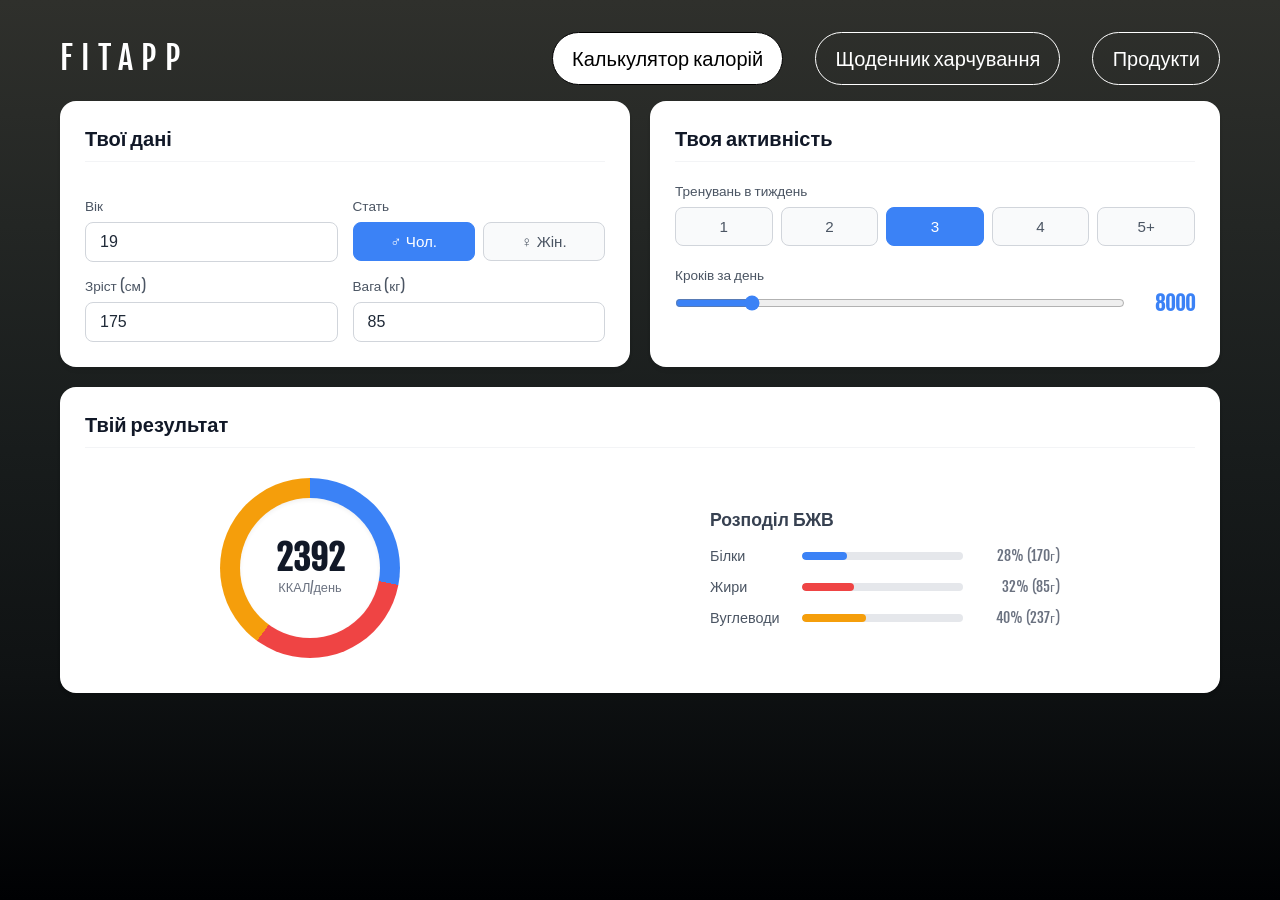
<file: calaculator.html>
<!doctype html>
<html lang="en">
  <head>
    <meta charset="UTF-8" />
    <meta name="viewport" content="width=device-width, initial-scale=1.0" />
    <title>Calculator</title>
    <link rel="stylesheet" href="styles/calculator.css" />
  </head>
  <body>
    <header class="header">
      <div class="container">
        <a href="index.html" class="logo">FITAPP</a>
        <nav class="header__nav">
          <ul class="header__list">
            <a href="calaculator.html"
              ><li class="header__list-item active_header">
                Калькулятор калорій
              </li></a
            >
            <a href="diary.html"
              ><li class="header__list-item">Щоденник харчування</li></a
            >
            <a href="products.html"
              ><li class="header__list-item">Продукти</li></a
            >
          </ul>
        </nav>
      </div>
    </header>

    <main class="main">
      <div class="container">
        <div class="input__blocks">
          <div class="info__block">
            <h3 class="info__block-title">Твої дані</h3>
            <div class="info__block-item">
              <label class="age__text">Вік</label>
              <input type="number" placeholder="25" class="age__input" />
            </div>

            <div class="info__block-item">
              <label class="gender__text">Стать</label>
              <div class="gender__option">
                <button class="active">♂️ Чол.</button>
                <button>♀️ Жін.</button>
              </div>
            </div>

            <div class="info__block-item">
              <label class="height__text">Зріст (см)</label>
              <input type="number" placeholder="175" class="height__input" />
            </div>

            <div class="info__block-item">
              <label class="weight__text">Вага (кг)</label>
              <input type="number" placeholder="75" class="weight__input" />
            </div>
          </div>

          <div class="activities__block">
            <h3 class="info__block-title">Твоя активність</h3>
            <div class="training__block-item">
              <label class="training__text">Тренувань в тиждень</label>
              <div class="training__options">
                <button class="active">1</button>
                <button>2</button>
                <button>3</button>
                <button>4</button>
                <button>5+</button>
              </div>
            </div>

            <div class="steps__block-item">
              <label class="steps__text">Кроків за день</label>
              <div class="steps__slider">
                <input
                  type="range"
                  id="steps-slider"
                  min="0"
                  max="50000"
                  step="1000"
                  value="8000"
                />
                <span id="steps-value">8000</span>
              </div>
            </div>
          </div>
        </div>

        <div class="results block">
          <h2 class="results__title">Твій результат</h2>

          <div class="results__content">
            <div class="results__chart-wrapper">
              <div class="circular-chart">
                <div class="circular-chart__inner">
                  <span class="circular-chart__value">2100</span>
                  <span class="circular-chart__label">ККАЛ/день</span>
                </div>
              </div>
            </div>

            <div class="results__macros macros">
              <h3 class="macros__title">Розподіл БЖВ</h3>

              <div class="macros__item macros__item--protein">
                <span class="macros__label">Білки</span>
                <div class="macros__track">
                  <div class="macros__fill" style="width: 30%"></div>
                </div>
                <span class="macros__value">30% (158г)</span>
              </div>

              <div class="macros__item macros__item--fat">
                <span class="macros__label">Жири</span>
                <div class="macros__track">
                  <div class="macros__fill" style="width: 25%"></div>
                </div>
                <span class="macros__value">25% (58г)</span>
              </div>

              <div class="macros__item macros__item--carbs">
                <span class="macros__label">Вуглеводи</span>
                <div class="macros__track">
                  <div class="macros__fill" style="width: 45%"></div>
                </div>
                <span class="macros__value">45% (236г)</span>
              </div>
            </div>
          </div>
        </div>
      </div>
    </main>

    <script src="js/calculator.js"></script>
  </body>
</html>
</file>
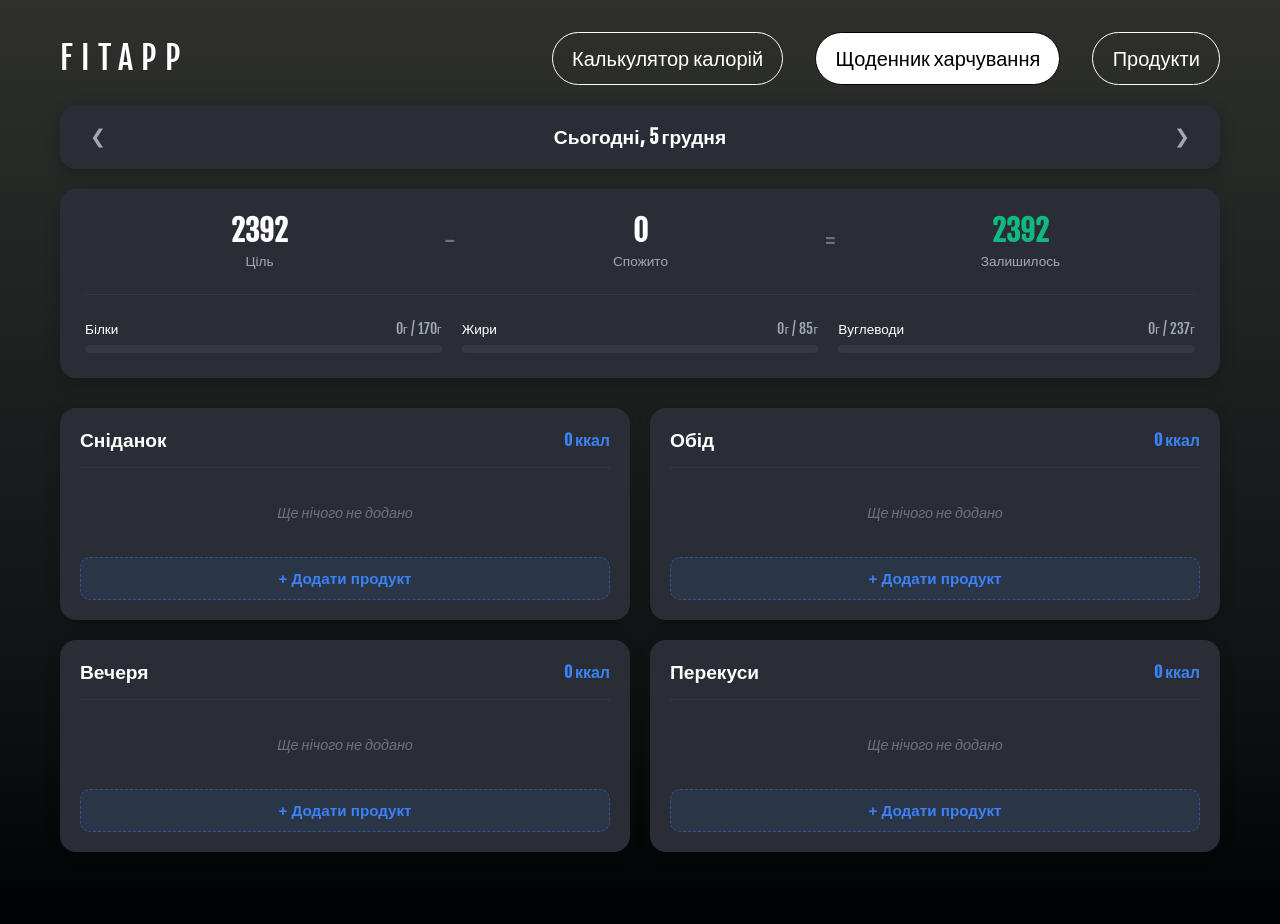
<file: diary.html>
<!doctype html>
<html lang="en">
  <head>
    <meta charset="UTF-8" />
    <meta name="viewport" content="width=device-width, initial-scale=1.0" />
    <title>Calories diary</title>
    <link rel="stylesheet" href="styles/diary.css" />
  </head>
  <body>
    <header class="header">
      <div class="container">
        <a href="index.html" class="logo">FITAPP</a>
        <nav class="header__nav">
          <ul class="header__list">
            <a href="calaculator.html"
              ><li class="header__list-item">Калькулятор калорій</li></a
            >
            <a href="diary.html"
              ><li class="header__list-item active_header">
                Щоденник харчування
              </li></a
            >
            <a href="products.html"
              ><li class="header__list-item">Продукти</li></a
            >
          </ul>
        </nav>
      </div>
    </header>

    <main class="main diary-page">
      <div class="container">
        <header class="diary-nav">
          <button
            class="diary-nav__btn"
            id="prev-day-btn"
            aria-label="Попередній день"
          >
            ❮
          </button>

          <div class="diary-nav__date-wrapper">
            <h2 class="diary-nav__date" id="current-date-display">
              Сьогодні, 15 березня
            </h2>
            <input type="date" id="date-picker" class="diary-nav__date-input" />
          </div>

          <button
            class="diary-nav__btn"
            id="next-day-btn"
            aria-label="Наступний день"
          >
            ❯
          </button>
        </header>

        <section class="diary-summary block">
          <div class="diary-summary__math">
            <div class="math-item">
              <span class="math-item__value" id="goal-cals">2400</span>
              <span class="math-item__label">Ціль</span>
            </div>

            <div class="math-item__operator">-</div>

            <div class="math-item">
              <span class="math-item__value" id="eaten-cals">0</span>
              <span class="math-item__label">Спожито</span>
            </div>

            <div class="math-item__operator">=</div>

            <div class="math-item math-item--highlight">
              <span class="math-item__value" id="remaining-cals">2400</span>
              <span class="math-item__label">Залишилось</span>
            </div>
          </div>

          <div class="diary-summary__macros macros">
            <div class="macros__item macros__item--protein">
              <div class="macros__header-row">
                <span class="macros__label">Білки</span>
                <span class="macros__value">0г / 180г</span>
              </div>
              <div class="macros__track">
                <div class="macros__fill" style="width: 0%"></div>
              </div>
            </div>

            <div class="macros__item macros__item--fat">
              <div class="macros__header-row">
                <span class="macros__label">Жири</span>
                <span class="macros__value">0г / 66г</span>
              </div>
              <div class="macros__track">
                <div class="macros__fill" style="width: 0%"></div>
              </div>
            </div>

            <div class="macros__item macros__item--carbs">
              <div class="macros__header-row">
                <span class="macros__label">Вуглеводи</span>
                <span class="macros__value">0г / 270г</span>
              </div>
              <div class="macros__track">
                <div class="macros__fill" style="width: 0%"></div>
              </div>
            </div>
          </div>
        </section>

        <section class="meals-grid">
          <article class="meal-card" id="meal-breakfast">
            <div class="meal-card__header">
              <h3 class="meal-card__title">Сніданок</h3>
              <span class="meal-card__total">0 ккал</span>
            </div>
            <ul class="meal-card__list">
              <li class="meal-card__empty-text">Ще нічого не додано</li>
            </ul>
            <button class="meal-card__add-btn">+ Додати продукт</button>
          </article>

          <article class="meal-card" id="meal-lunch">
            <div class="meal-card__header">
              <h3 class="meal-card__title">Обід</h3>
              <span class="meal-card__total">0 ккал</span>
            </div>
            <ul class="meal-card__list">
              <li class="meal-card__empty-text">Ще нічого не додано</li>
            </ul>
            <button class="meal-card__add-btn">+ Додати продукт</button>
          </article>

          <article class="meal-card" id="meal-dinner">
            <div class="meal-card__header">
              <h3 class="meal-card__title">Вечеря</h3>
              <span class="meal-card__total">0 ккал</span>
            </div>
            <ul class="meal-card__list">
              <li class="meal-card__empty-text">Ще нічого не додано</li>
            </ul>
            <button class="meal-card__add-btn">+ Додати продукт</button>
          </article>

          <article class="meal-card" id="meal-snacks">
            <div class="meal-card__header">
              <h3 class="meal-card__title">Перекуси</h3>
              <span class="meal-card__total">0 ккал</span>
            </div>
            <ul class="meal-card__list">
              <li class="meal-card__empty-text">Ще нічого не додано</li>
            </ul>
            <button class="meal-card__add-btn">+ Додати продукт</button>
          </article>
        </section>
      </div>

      <div class="modal hidden" id="food-modal">
        <div class="modal__content">
          <div class="modal__header">
            <h3 class="modal__title">Додати продукт</h3>
            <button class="modal__close" id="modal-close">✕</button>
          </div>

          <div class="modal__search">
            <input
              type="text"
              id="food-search-input"
              placeholder="Наприклад: Вівсянка, Банан, Куряче філе..."
            />
            <button id="food-search-btn">Шукати</button>
          </div>

          <ul class="modal__results" id="modal-results"></ul>

          <div class="modal__portion hidden" id="modal-portion-section">
            <p class="modal__selected-food" id="selected-food-name">
              Вибрано: -
            </p>
            <div class="modal__portion-input-group">
              <input
                type="number"
                id="food-portion-input"
                placeholder="Вага (грам)"
              />
              <span>г</span>
            </div>
            <button id="add-to-diary-btn" class="modal__add-btn">
              Додати в щоденник
            </button>
          </div>
        </div>
      </div>
    </main>

    <script src="js/diary.js"></script>
  </body>
</html>
</file>
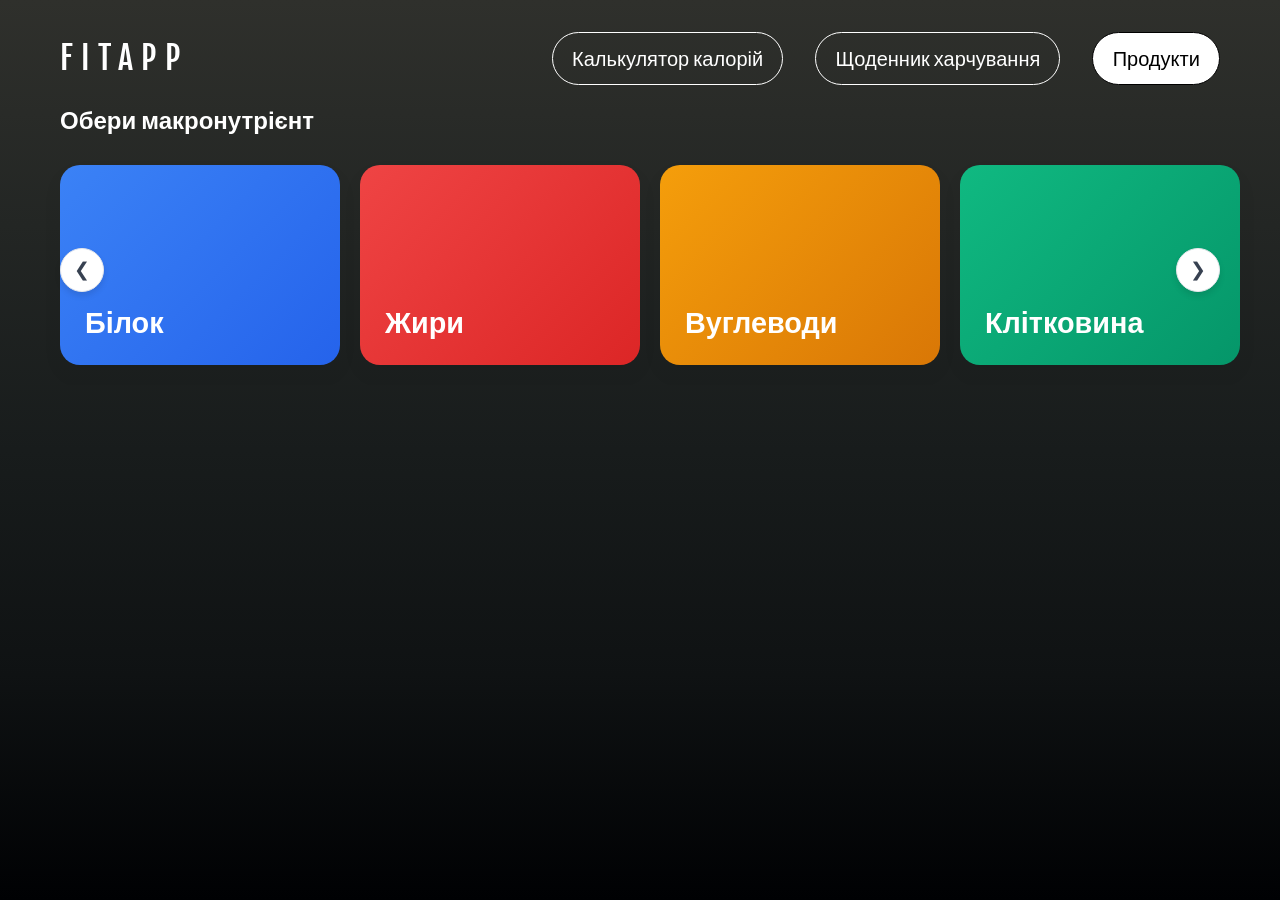
<file: products.html>
<!doctype html>
<html lang="en">
  <head>
    <meta charset="UTF-8" />
    <meta name="viewport" content="width=device-width, initial-scale=1.0" />
    <title>Products</title>
    <link rel="stylesheet" href="styles/products.css" />
  </head>

  <body>
    <header class="header">
      <div class="container">
        <a href="index.html" class="logo">FITAPP</a>
        <nav class="header__nav">
          <ul class="header__list">
            <a href="calaculator.html">
              <li class="header__list-item">Калькулятор калорій</li>
            </a>
            <a href="diary.html">
              <li class="header__list-item">Щоденник харчування</li>
            </a>
            <a href="products.html">
              <li class="header__list-item active_header">Продукти</li>
            </a>
          </ul>
        </nav>
      </div>
    </header>

    <main class="main products-page">
      <div class="container">
        <section class="categories" id="categories-section">
          <h2 class="categories__title">Обери макронутрієнт</h2>

          <div class="slider-wrapper">
            <button class="slider-arrow slider-arrow--prev" id="cat-prev">
              ❮
            </button>

            <div class="categories__slider" id="categories-slider">
              <div
                class="categories__card categories__card--protein"
                data-category="protein"
              >
                <h3 class="categories__card-title">Білок</h3>
              </div>
              <div
                class="categories__card categories__card--fats"
                data-category="fats"
              >
                <h3 class="categories__card-title">Жири</h3>
              </div>
              <div
                class="categories__card categories__card--carbs"
                data-category="carbs"
              >
                <h3 class="categories__card-title">Вуглеводи</h3>
              </div>
              <div
                class="categories__card categories__card--fiber"
                data-category="fiber"
              >
                <h3 class="categories__card-title">Клітковина</h3>
              </div>
            </div>

            <button class="slider-arrow slider-arrow--next" id="cat-next">
              ❯
            </button>
          </div>
        </section>

        <section class="showcase hidden" id="showcase-section">
          <div class="showcase__header">
            <button class="showcase__back-btn" id="back-btn">⬅ Назад</button>
            <h2 class="showcase__title" id="showcase-title">Продукти</h2>
          </div>

          <div class="slider-wrapper">
            <button class="slider-arrow slider-arrow--prev" id="prod-prev">
              ❮
            </button>

            <div class="showcase__slider" id="products-slider"></div>

            <button class="slider-arrow slider-arrow--next" id="prod-next">
              ❯
            </button>
          </div>
        </section>
      </div>
    </main>

    <script src="js/products.js"></script>
  </body>
</html>
</file>
<file: styles/calculator.css>
@import url("header.css");
@import url("main_style.css");
@import url("calc_main.css");
</file>
<file: styles/diary.css>
@import url('header.css');
@import url('main_style.css');
@import url('diary_main.css');
</file>
<file: styles/products.css>
@import url('header.css');
@import url('main_style.css');
@import url('product_main.css');
</file>
